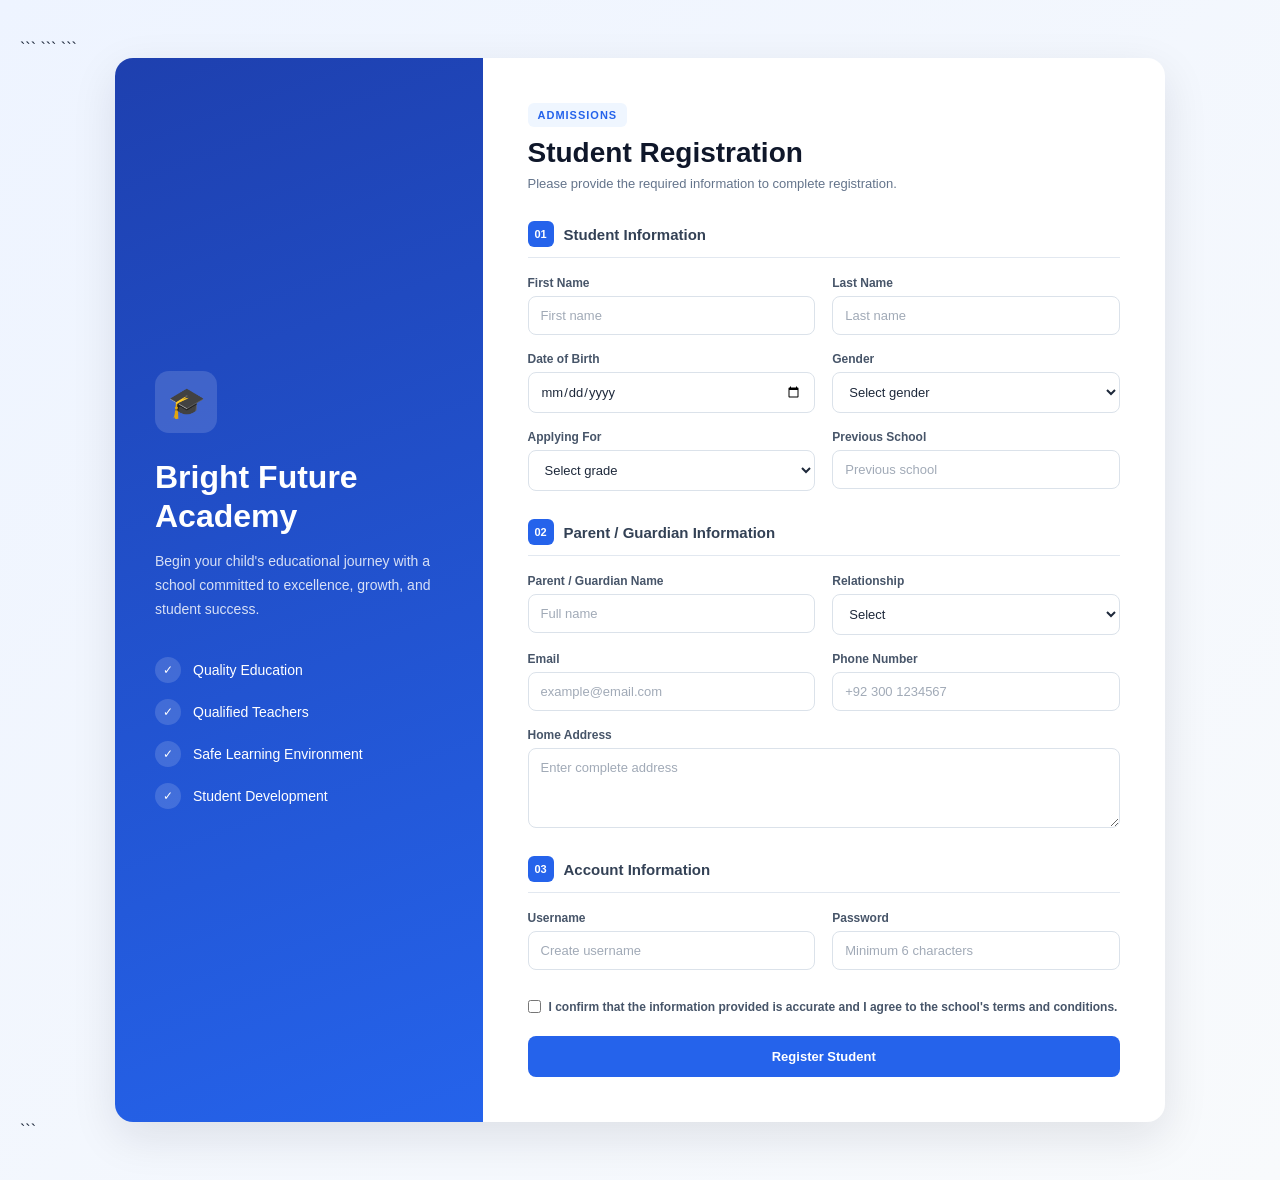
<file: websit.html>
<!DOCTYPE html>

<html lang="en">

<head>

```
<meta charset="UTF-8">

<meta name="viewport"
      content="width=device-width, initial-scale=1.0">

<title>School Registration</title>


<style>

    /* =========================
       RESET
    ========================= */

    * {
        margin: 0;
        padding: 0;
        box-sizing: border-box;
    }


    /* =========================
       BODY
    ========================= */

    body {

        font-family:
            Arial,
            Helvetica,
            sans-serif;

        min-height: 100vh;

        background:
            linear-gradient(
                135deg,
                #eef4ff,
                #f8fafc
            );

        color: #1e293b;

        padding: 40px 20px;
    }


    /* =========================
       MAIN CARD
    ========================= */

    .container {

        width: 100%;

        max-width: 1050px;

        margin: auto;

        display: grid;

        grid-template-columns:
            35% 65%;

        background: #ffffff;

        border-radius: 18px;

        overflow: hidden;

        box-shadow:
            0 15px 45px
            rgba(15, 23, 42, 0.10);
    }


    /* =========================
       LEFT PANEL
    ========================= */

    .left-panel {

        background:
            linear-gradient(
                160deg,
                #1e40af,
                #2563eb
            );

        color: white;

        padding: 50px 40px;

        display: flex;

        flex-direction: column;

        justify-content: center;
    }


    .school-icon {

        width: 62px;

        height: 62px;

        background:
            rgba(255,255,255,0.14);

        border-radius: 14px;

        display: flex;

        align-items: center;

        justify-content: center;

        font-size: 30px;

        margin-bottom: 25px;
    }


    .left-panel h1 {

        font-size: 32px;

        line-height: 1.2;

        margin-bottom: 15px;
    }


    .left-panel > p {

        font-size: 14px;

        line-height: 1.7;

        color:
            rgba(255,255,255,0.82);

        margin-bottom: 35px;
    }


    /* Features */

    .features {

        display: flex;

        flex-direction: column;

        gap: 16px;
    }


    .feature {

        display: flex;

        align-items: center;

        gap: 12px;

        font-size: 14px;
    }


    .feature-icon {

        width: 26px;

        height: 26px;

        border-radius: 50%;

        background:
            rgba(255,255,255,0.15);

        display: flex;

        align-items: center;

        justify-content: center;

        font-size: 12px;
    }


    /* =========================
       RIGHT PANEL
    ========================= */

    .form-panel {

        padding: 45px;
    }


    .form-header {

        margin-bottom: 30px;
    }


    .form-header span {

        display: inline-block;

        font-size: 11px;

        font-weight: 700;

        letter-spacing: 1px;

        color: #2563eb;

        background: #eff6ff;

        padding: 6px 10px;

        border-radius: 6px;

        margin-bottom: 10px;
    }


    .form-header h2 {

        font-size: 28px;

        color: #0f172a;

        margin-bottom: 7px;
    }


    .form-header p {

        font-size: 13px;

        color: #64748b;
    }


    /* =========================
       FORM SECTION
    ========================= */

    .form-section {

        margin-bottom: 28px;
    }


    .section-heading {

        display: flex;

        align-items: center;

        gap: 10px;

        padding-bottom: 10px;

        margin-bottom: 18px;

        border-bottom:
            1px solid #e2e8f0;
    }


    .section-number {

        width: 26px;

        height: 26px;

        display: flex;

        align-items: center;

        justify-content: center;

        background: #2563eb;

        color: white;

        border-radius: 6px;

        font-size: 11px;

        font-weight: bold;
    }


    .section-heading h3 {

        font-size: 15px;

        color: #334155;
    }


    /* =========================
       GRID
    ========================= */

    .form-grid {

        display: grid;

        grid-template-columns:
            1fr 1fr;

        gap: 17px;
    }


    .input-group {

        display: flex;

        flex-direction: column;

        gap: 6px;
    }


    .input-group.full {

        grid-column:
            span 2;
    }


    /* =========================
       LABELS
    ========================= */

    label {

        font-size: 12px;

        font-weight: 600;

        color: #475569;
    }


    /* =========================
       INPUTS
    ========================= */

    input,
    select,
    textarea {

        width: 100%;

        border: 1px solid #dbe2ea;

        border-radius: 8px;

        padding: 11px 12px;

        font-family: inherit;

        font-size: 13px;

        color: #1e293b;

        background: #ffffff;

        outline: none;

        transition: 0.2s;
    }


    input::placeholder,
    textarea::placeholder {

        color: #a1aab7;
    }


    textarea {

        resize: vertical;

        min-height: 80px;
    }


    input:focus,
    select:focus,
    textarea:focus {

        border-color: #2563eb;

        box-shadow:
            0 0 0 3px
            rgba(37,99,235,0.08);
    }


    /* =========================
       TERMS
    ========================= */

    .terms {

        display: flex;

        align-items: flex-start;

        gap: 8px;

        margin: 5px 0 20px;

        font-size: 11px;

        color: #64748b;

        line-height: 1.5;
    }


    .terms input {

        width: auto;

        margin-top: 2px;

        accent-color: #2563eb;
    }


    /* =========================
       REGISTER BUTTON
    ========================= */

    .register-button {

        width: 100%;

        border: none;

        border-radius: 8px;

        padding: 13px;

        background: #2563eb;

        color: white;

        font-size: 13px;

        font-weight: 600;

        cursor: pointer;

        transition: 0.2s;
    }


    .register-button:hover {

        background: #1d4ed8;

        transform: translateY(-1px);

        box-shadow:
            0 7px 18px
            rgba(37,99,235,0.20);
    }


    .register-button:active {

        transform:
            translateY(0);
    }


    /* =========================
       POPUP BACKGROUND
    ========================= */

    .popup-overlay {

        position: fixed;

        inset: 0;

        background:
            rgba(15,23,42,0.55);

        display: flex;

        align-items: center;

        justify-content: center;

        padding: 20px;

        opacity: 0;

        visibility: hidden;

        transition: 0.25s;

        z-index: 1000;
    }


    .popup-overlay.show {

        opacity: 1;

        visibility: visible;
    }


    /* =========================
       POPUP
    ========================= */

    .popup {

        width: 100%;

        max-width: 390px;

        background: white;

        border-radius: 16px;

        padding: 35px;

        text-align: center;

        position: relative;

        transform:
            translateY(15px)
            scale(0.95);

        transition: 0.3s;

        box-shadow:
            0 25px 60px
            rgba(0,0,0,0.20);
    }


    .popup-overlay.show .popup {

        transform:
            translateY(0)
            scale(1);
    }


    /* =========================
       SUCCESS ICON
    ========================= */

    .success-icon {

        width: 65px;

        height: 65px;

        margin:
            0 auto 18px;

        border-radius: 50%;

        background: #ecfdf5;

        color: #16a34a;

        display: flex;

        align-items: center;

        justify-content: center;

        font-size: 32px;

        font-weight: bold;
    }


    .popup h2 {

        font-size: 22px;

        color: #0f172a;

        margin-bottom: 10px;
    }


    .popup p {

        font-size: 13px;

        line-height: 1.6;

        color: #64748b;
    }


    .popup strong {

        color: #2563eb;
    }


    /* =========================
       CLOSE BUTTON
    ========================= */

    .close-button {

        position: absolute;

        top: 12px;

        right: 12px;

        width: 30px;

        height: 30px;

        border: none;

        border-radius: 50%;

        background: #f1f5f9;

        color: #64748b;

        font-size: 20px;

        cursor: pointer;
    }


    .close-button:hover {

        background: #e2e8f0;
    }


    /* =========================
       POPUP CONTINUE
    ========================= */

    .continue-button {

        width: 100%;

        border: none;

        border-radius: 8px;

        padding: 12px;

        margin-top: 20px;

        background: #2563eb;

        color: white;

        font-size: 13px;

        font-weight: 600;

        cursor: pointer;
    }


    .continue-button:hover {

        background: #1d4ed8;
    }


    /* =========================
       RESPONSIVE
    ========================= */

    @media (max-width: 850px) {

        .container {

            grid-template-columns: 1fr;
        }


        .left-panel {

            padding: 35px;
        }


        .form-panel {

            padding: 35px;
        }
    }


    @media (max-width: 600px) {

        body {

            padding: 0;
        }


        .container {

            border-radius: 0;

            min-height: 100vh;
        }


        .left-panel {

            padding: 30px 25px;
        }


        .form-panel {

            padding: 30px 20px;
        }


        .form-grid {

            grid-template-columns: 1fr;
        }


        .input-group.full {

            grid-column:
                span 1;
        }
    }

</style>
```

</head>

<body>

```
<!-- =========================
     MAIN CONTAINER
========================= -->

<div class="container">


    <!-- LEFT -->

    <div class="left-panel">

        <div class="school-icon">
            🎓
        </div>


        <h1>
            Bright Future Academy
        </h1>


        <p>
            Begin your child's educational journey
            with a school committed to excellence,
            growth, and student success.
        </p>


        <div class="features">

            <div class="feature">

                <div class="feature-icon">
                    ✓
                </div>

                <span>
                    Quality Education
                </span>

            </div>


            <div class="feature">

                <div class="feature-icon">
                    ✓
                </div>

                <span>
                    Qualified Teachers
                </span>

            </div>


            <div class="feature">

                <div class="feature-icon">
                    ✓
                </div>

                <span>
                    Safe Learning Environment
                </span>

            </div>


            <div class="feature">

                <div class="feature-icon">
                    ✓
                </div>

                <span>
                    Student Development
                </span>

            </div>

        </div>

    </div>


    <!-- RIGHT -->

    <div class="form-panel">


        <div class="form-header">

            <span>
                ADMISSIONS
            </span>

            <h2>
                Student Registration
            </h2>

            <p>
                Please provide the required information
                to complete registration.
            </p>

        </div>


        <form id="registrationForm">


            <!-- =====================
                 STUDENT INFORMATION
            ====================== -->

            <div class="form-section">

                <div class="section-heading">

                    <div class="section-number">
                        01
                    </div>

                    <h3>
                        Student Information
                    </h3>

                </div>


                <div class="form-grid">


                    <div class="input-group">

                        <label for="firstName">
                            First Name
                        </label>

                        <input
                            id="firstName"
                            type="text"
                            placeholder="First name"
                            required
                        >

                    </div>


                    <div class="input-group">

                        <label for="lastName">
                            Last Name
                        </label>

                        <input
                            id="lastName"
                            type="text"
                            placeholder="Last name"
                            required
                        >

                    </div>


                    <div class="input-group">

                        <label>
                            Date of Birth
                        </label>

                        <input
                            type="date"
                            required
                        >

                    </div>


                    <div class="input-group">

                        <label>
                            Gender
                        </label>

                        <select required>

                            <option value="">
                                Select gender
                            </option>

                            <option>
                                Male
                            </option>

                            <option>
                                Female
                            </option>

                            <option>
                                Other
                            </option>

                        </select>

                    </div>


                    <div class="input-group">

                        <label>
                            Applying For
                        </label>

                        <select required>

                            <option value="">
                                Select grade
                            </option>

                            <option>
                                Grade 1
                            </option>

                            <option>
                                Grade 2
                            </option>

                            <option>
                                Grade 3
                            </option>

                            <option>
                                Grade 4
                            </option>

                            <option>
                                Grade 5
                            </option>

                            <option>
                                Grade 6
                            </option>

                            <option>
                                Grade 7
                            </option>

                            <option>
                                Grade 8
                            </option>

                            <option>
                                Grade 9
                            </option>

                            <option>
                                Grade 10
                            </option>

                        </select>

                    </div>


                    <div class="input-group">

                        <label>
                            Previous School
                        </label>

                        <input
                            type="text"
                            placeholder="Previous school"
                        >

                    </div>

                </div>

            </div>


            <!-- =====================
                 PARENT INFORMATION
            ====================== -->

            <div class="form-section">

                <div class="section-heading">

                    <div class="section-number">
                        02
                    </div>

                    <h3>
                        Parent / Guardian Information
                    </h3>

                </div>


                <div class="form-grid">


                    <div class="input-group">

                        <label>
                            Parent / Guardian Name
                        </label>

                        <input
                            type="text"
                            placeholder="Full name"
                            required
                        >

                    </div>


                    <div class="input-group">

                        <label>
                            Relationship
                        </label>

                        <select required>

                            <option value="">
                                Select
                            </option>

                            <option>
                                Father
                            </option>

                            <option>
                                Mother
                            </option>

                            <option>
                                Guardian
                            </option>

                        </select>

                    </div>


                    <div class="input-group">

                        <label>
                            Email
                        </label>

                        <input
                            type="email"
                            placeholder="example@email.com"
                            required
                        >

                    </div>


                    <div class="input-group">

                        <label>
                            Phone Number
                        </label>

                        <input
                            type="tel"
                            placeholder="+92 300 1234567"
                            required
                        >

                    </div>


                    <div class="input-group full">

                        <label>
                            Home Address
                        </label>

                        <textarea
                            placeholder="Enter complete address"
                            required
                        ></textarea>

                    </div>

                </div>

            </div>


            <!-- =====================
                 ACCOUNT
            ====================== -->

            <div class="form-section">

                <div class="section-heading">

                    <div class="section-number">
                        03
                    </div>

                    <h3>
                        Account Information
                    </h3>

                </div>


                <div class="form-grid">


                    <div class="input-group">

                        <label>
                            Username
                        </label>

                        <input
                            type="text"
                            placeholder="Create username"
                            required
                        >

                    </div>


                    <div class="input-group">

                        <label>
                            Password
                        </label>

                        <input
                            type="password"
                            placeholder="Minimum 6 characters"
                            minlength="6"
                            required
                        >

                    </div>

                </div>

            </div>


            <!-- TERMS -->

            <div class="terms">

                <input
                    id="terms"
                    type="checkbox"
                    required
                >

                <label for="terms">

                    I confirm that the information
                    provided is accurate and I agree
                    to the school's terms and conditions.

                </label>

            </div>


            <!-- REGISTER -->

            <button
                type="submit"
                class="register-button"
            >

                Register Student

            </button>


        </form>

    </div>

</div>



<!-- =========================
     SUCCESS POPUP
========================= -->

<div
    class="popup-overlay"
    id="popupOverlay"
>


    <div class="popup">


        <button
            class="close-button"
            id="closeButton"
        >
            ×
        </button>


        <div class="success-icon">
            ✓
        </div>


        <h2>
            Registration Successful
        </h2>


        <p>

            <strong id="studentName">
            </strong>

            has been successfully registered.

        </p>


        <p style="margin-top: 8px;">

            Your admission request has been
            received by the school.

        </p>


        <button
            class="continue-button"
            id="continueButton"
        >
            Continue
        </button>


    </div>

</div>



<!-- =========================
     JAVASCRIPT
========================= -->

<script>
   



    const form =
        document.getElementById(
            "registrationForm"
        );


    const popup =
        document.getElementById(
            "popupOverlay"
        );


    const closeButton =
        document.getElementById(
            "closeButton"
        );


    const continueButton =
        document.getElementById(
            "continueButton"
        );


    const studentName =
        document.getElementById(
            "studentName"
        );


    /* =========================
       FORM SUBMIT
    ========================= */

    form.addEventListener(
        "submit",
        function(event) {

            /*
                Prevent page reload
            */

            event.preventDefault();


            /*
                Get student name
            */

            const firstName =
                document
                .getElementById(
                    "firstName"
                )
                .value
                .trim();


            const lastName =
                document
                .getElementById(
                    "lastName"
                )
                .value
                .trim();


            /*
                Display name
            */

            studentName.textContent =
                firstName + " " + lastName;


            /*
                Show popup
            */

            popup.classList.add(
                "show"
            );

        }
    );


    /* =========================
       CLOSE POPUP
    ========================= */

    closeButton.addEventListener(
        "click",
        function() {

            popup.classList.remove(
                "show"
            );

        }
    );


    /* =========================
       CONTINUE
    ========================= */

    continueButton.addEventListener(
        "click",
        function() {

            popup.classList.remove(
                "show"
            );

            form.reset();

        }
    );


    /* =========================
       CLICK OUTSIDE
    ========================= */

    popup.addEventListener(
        "click",
        function(event) {

            if (
                event.target === popup
            ) {

                popup.classList.remove(
                    "show"
                );

            }

        }
    );


    /* =========================
       ESCAPE KEY
    ========================= */

    document.addEventListener(
        "keydown",
        function(event) {

            if (
                event.key === "Escape"
            ) {

                popup.classList.remove(
                    "show"
                );

            }

        }
    );

</script>
```

</body>

</html>
</file>
